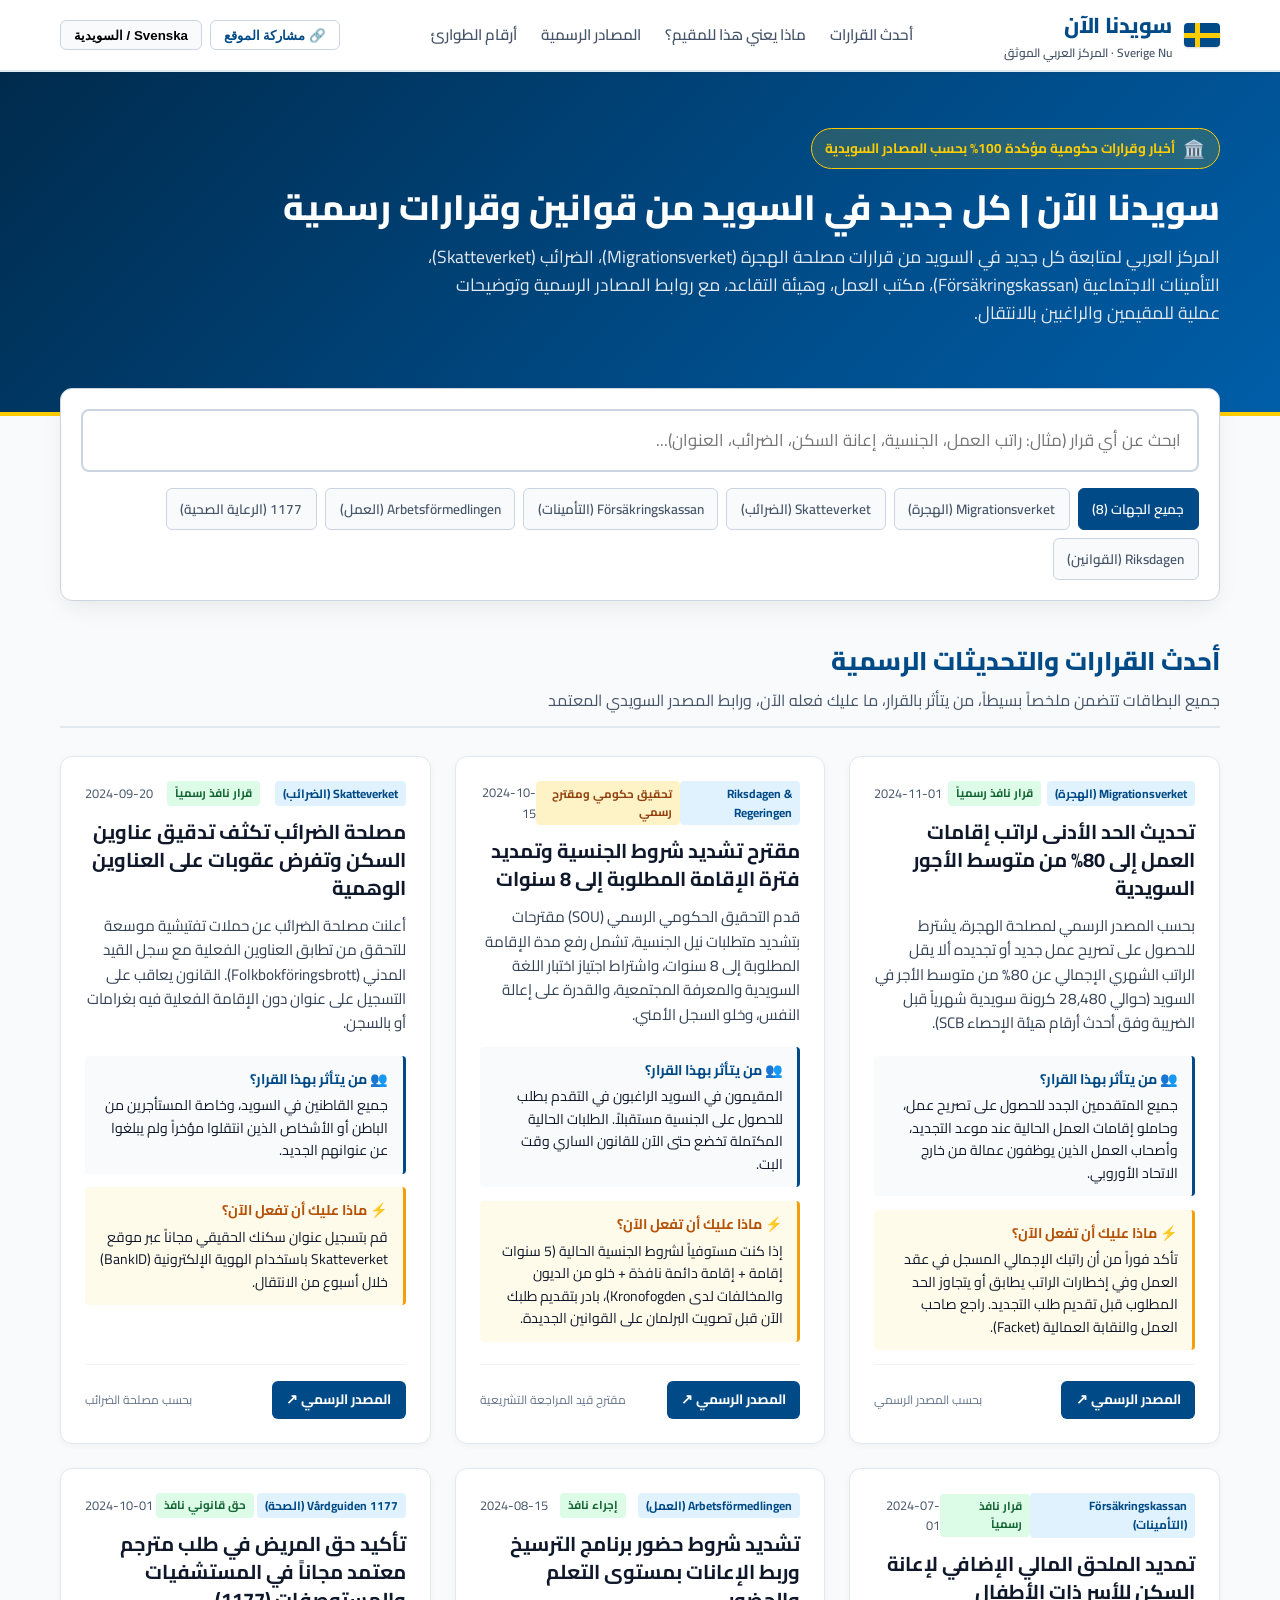
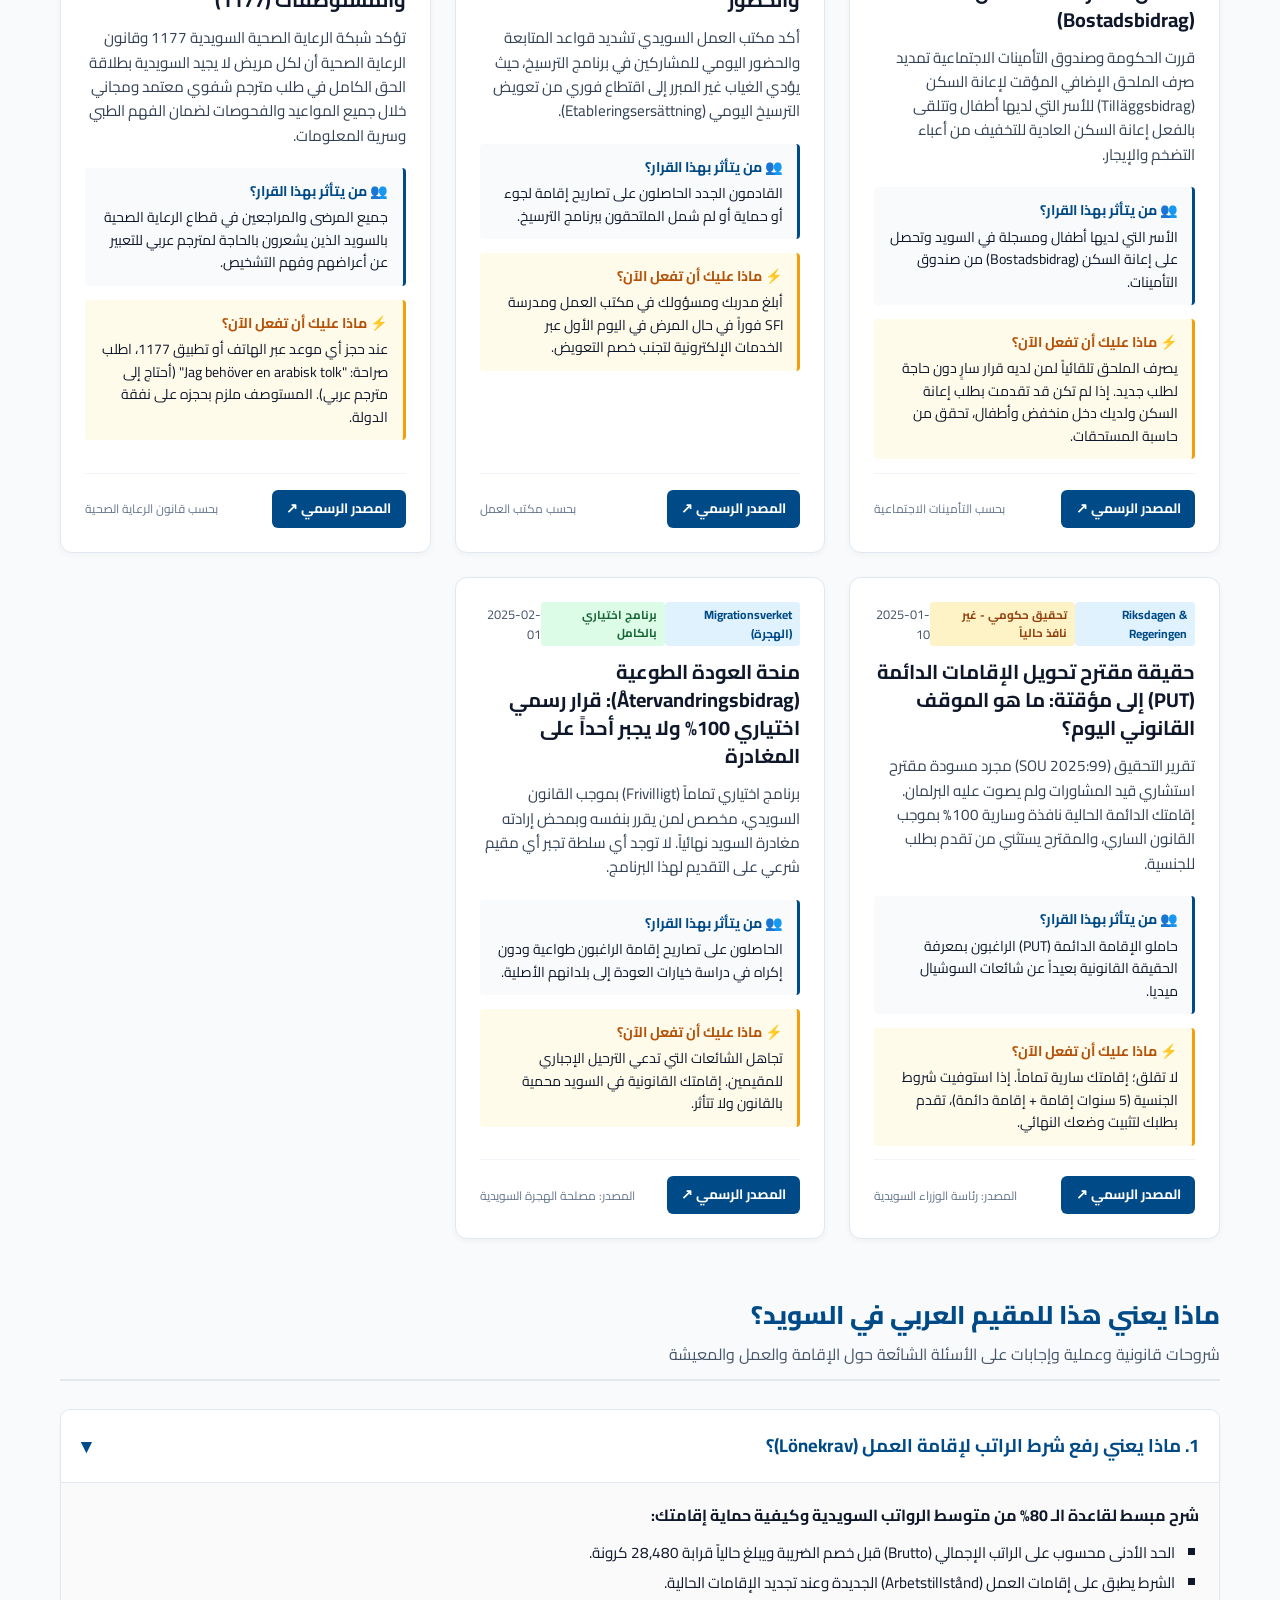
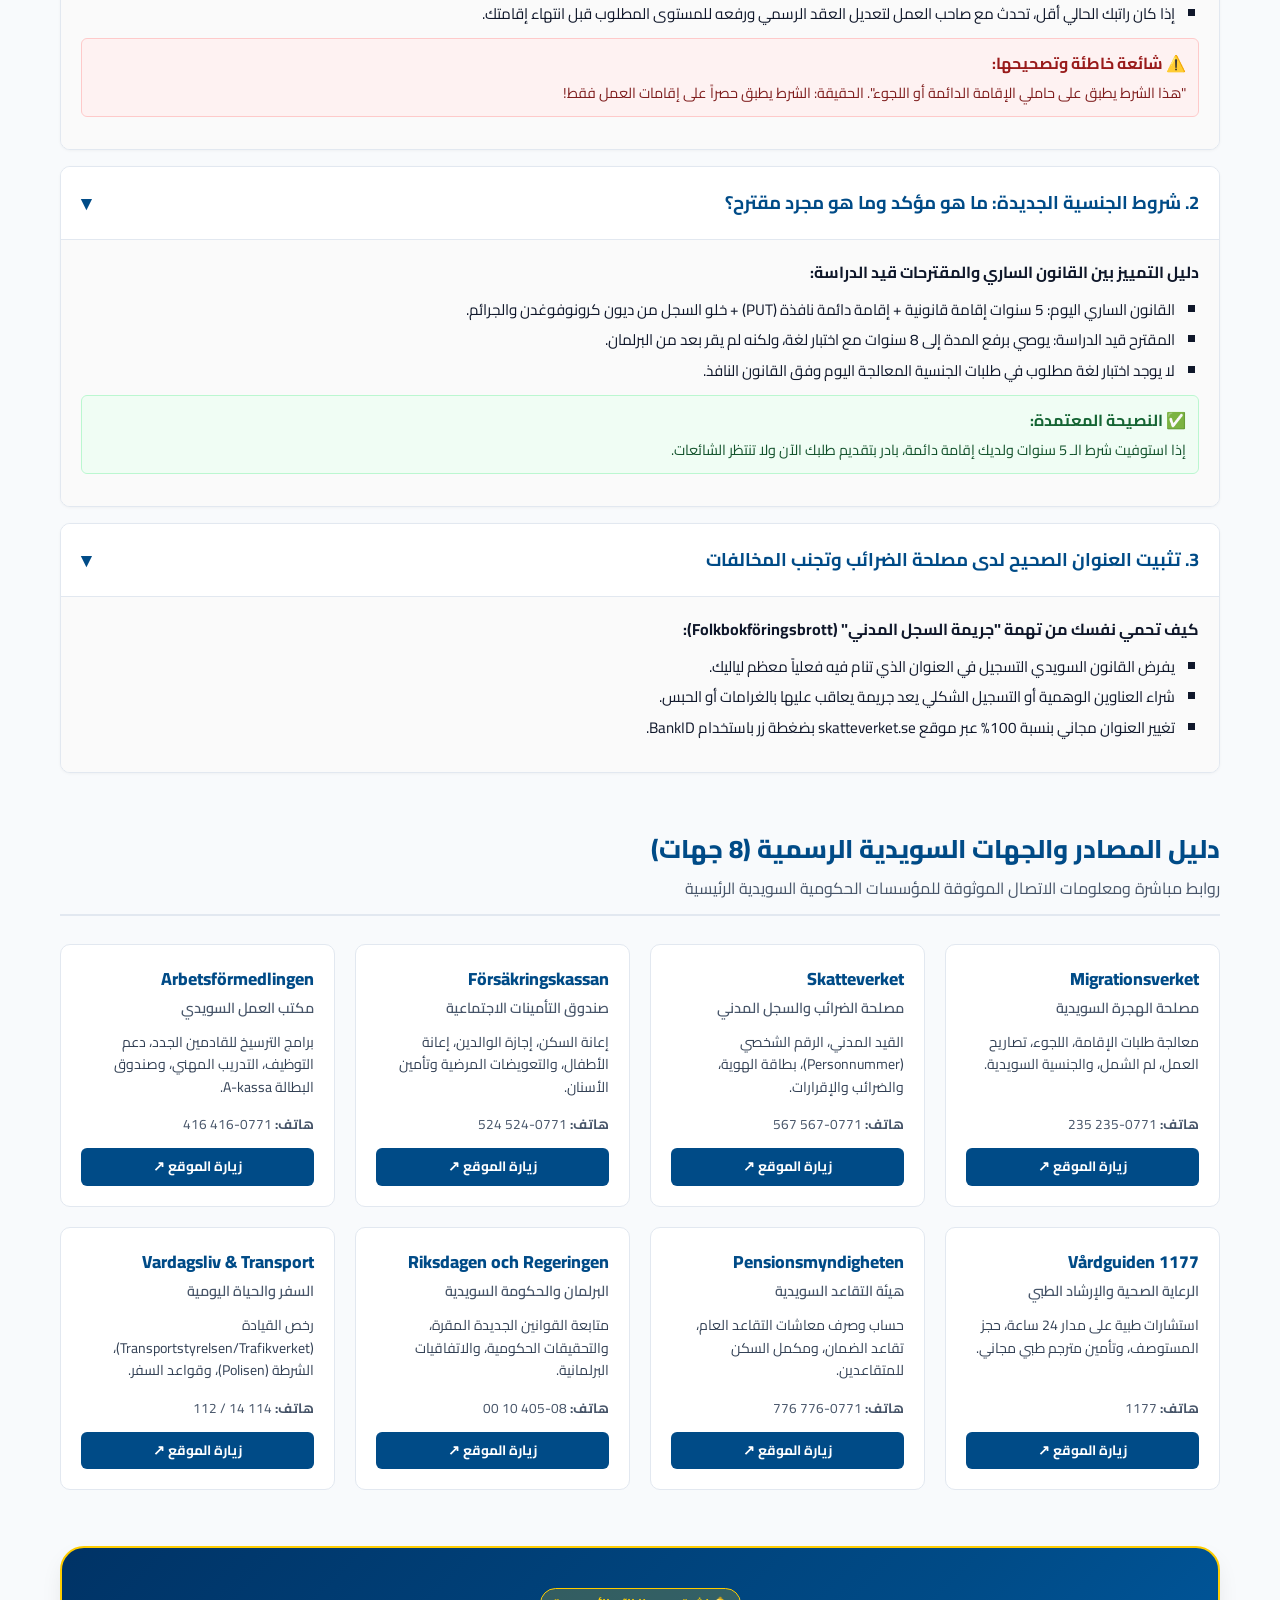
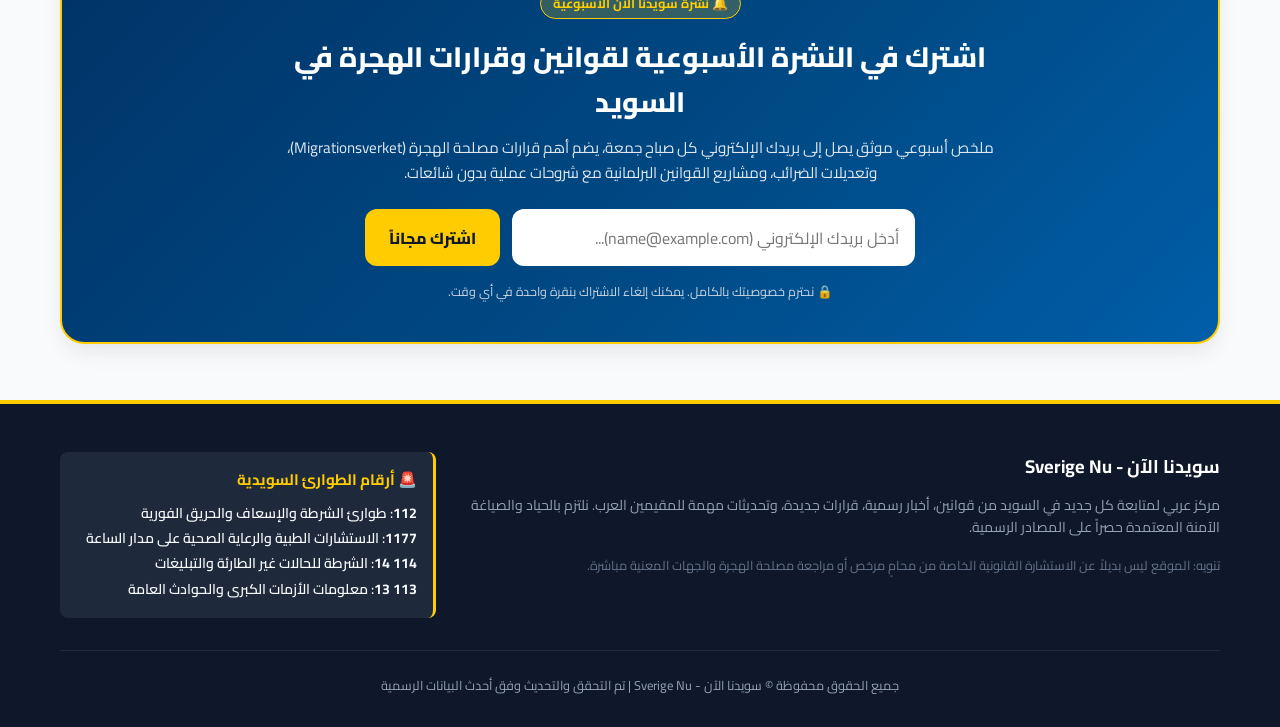
<file: public/sweden-now-singlefile.html>
<!DOCTYPE html>
<html lang="ar" dir="rtl">
<head>
  <meta charset="UTF-8">
  <meta name="viewport" content="width=device-width, initial-scale=1.0">
  <title>سويدنا الآن - Sverige Nu | دليل وتحديثات السويد الرسمية (ملف مستقل جاهز)</title>
  <meta name="description" content="المنصة العربية المعتمدة لمتابعة أحدث القوانين، القرارات الرسمية، وتحديثات مصلحة الهجرة، الضرائب، والتأمينات في السويد.">
  <link rel="preconnect" href="https://fonts.googleapis.com">
  <link rel="preconnect" href="https://fonts.gstatic.com" crossorigin>
  <link href="https://fonts.googleapis.com/css2?family=Cairo:wght@400;600;700;800&family=Plus+Jakarta+Sans:wght@400;600;700&display=swap" rel="stylesheet">
  <style>
    :root {
      --sweden-blue: #004B87;
      --sweden-blue-dark: #003366;
      --sweden-yellow: #FECC00;
      --sweden-yellow-dark: #D4A700;
      --bg-canvas: #f8fafc;
      --card-bg: #ffffff;
      --text-main: #0f172a;
      --text-muted: #475569;
      --border-color: #e2e8f0;
    }
    * { box-sizing: border-box; margin: 0; padding: 0; }
    body {
      font-family: 'Cairo', -apple-system, BlinkMacSystemFont, "Segoe UI", Roboto, sans-serif;
      background-color: var(--bg-canvas);
      color: var(--text-main);
      line-height: 1.6;
      text-rendering: optimizeLegibility;
      direction: rtl;
    }
    a { color: var(--sweden-blue); text-decoration: none; }
    a:hover { text-decoration: underline; }
    .container { max-width: 1200px; margin: 0 auto; padding: 0 1.25rem; }
    
    /* Top Bar */
    .topbar {
      background: #ffffff;
      border-bottom: 2px solid #e2e8f0;
      position: sticky;
      top: 0;
      z-index: 50;
      box-shadow: 0 1px 3px rgba(0,0,0,0.05);
    }
    .topbar-inner {
      display: flex;
      align-items: center;
      justify-content: space-between;
      height: 70px;
    }
    .brand-box {
      display: flex;
      align-items: center;
      gap: 0.75rem;
    }
    .flag-emblem {
      width: 36px;
      height: 24px;
      background: var(--sweden-blue);
      border-radius: 4px;
      position: relative;
      overflow: hidden;
      flex-shrink: 0;
      box-shadow: 0 1px 2px rgba(0,0,0,0.15);
    }
    .flag-cross-v {
      position: absolute;
      left: 11px;
      top: 0;
      width: 5px;
      height: 100%;
      background: var(--sweden-yellow);
    }
    .flag-cross-h {
      position: absolute;
      top: 10px;
      left: 0;
      width: 100%;
      height: 5px;
      background: var(--sweden-yellow);
    }
    .brand-title {
      font-size: 1.35rem;
      font-weight: 800;
      color: var(--sweden-blue);
      letter-spacing: -0.02em;
    }
    .brand-sub {
      font-size: 0.75rem;
      color: var(--text-muted);
      font-weight: 600;
    }
    .nav-links {
      display: flex;
      gap: 1.5rem;
      font-size: 0.95rem;
      font-weight: 600;
    }
    .nav-links a { color: var(--text-muted); }
    .nav-links a:hover { color: var(--sweden-blue); text-decoration: none; }
    
    /* Hero */
    .hero {
      background: linear-gradient(135deg, #002b4d 0%, #004B87 60%, #005ea8 100%);
      color: #ffffff;
      padding: 3.5rem 0;
      position: relative;
      overflow: hidden;
      border-bottom: 4px solid var(--sweden-yellow);
    }
    .hero h1 {
      font-size: 2.2rem;
      font-weight: 800;
      margin-bottom: 0.75rem;
      line-height: 1.3;
    }
    .hero p {
      font-size: 1.1rem;
      color: #e2e8f0;
      max-width: 800px;
      margin-bottom: 1.75rem;
    }
    .safe-badge {
      display: inline-flex;
      align-items: center;
      gap: 0.5rem;
      background: rgba(254, 204, 0, 0.15);
      border: 1px solid var(--sweden-yellow);
      color: var(--sweden-yellow);
      padding: 0.35rem 0.85rem;
      border-radius: 9999px;
      font-size: 0.85rem;
      font-weight: 700;
      margin-bottom: 1rem;
    }

    /* Search & Filter Box */
    .search-section {
      margin-top: -1.75rem;
      margin-bottom: 2.5rem;
      position: relative;
      z-index: 20;
    }
    .search-card {
      background: #ffffff;
      border: 1px solid #cbd5e1;
      border-radius: 12px;
      padding: 1.25rem;
      box-shadow: 0 10px 25px -5px rgba(0, 0, 0, 0.08);
    }
    .search-input-wrapper {
      position: relative;
      margin-bottom: 1rem;
    }
    .search-input {
      width: 100%;
      padding: 0.85rem 1rem;
      border: 2px solid #cbd5e1;
      border-radius: 8px;
      font-size: 1.05rem;
      font-family: inherit;
      outline: none;
      transition: border-color 0.2s;
    }
    .search-input:focus {
      border-color: var(--sweden-blue);
      box-shadow: 0 0 0 3px rgba(0, 75, 135, 0.15);
    }
    .filter-row {
      display: flex;
      flex-wrap: wrap;
      gap: 0.5rem;
      align-items: center;
    }
    .filter-btn {
      padding: 0.45rem 0.85rem;
      font-size: 0.85rem;
      font-weight: 600;
      border-radius: 6px;
      border: 1px solid #cbd5e1;
      background: #f8fafc;
      color: var(--text-muted);
      cursor: pointer;
      font-family: inherit;
      transition: all 0.15s;
    }
    .filter-btn:hover {
      background: #e2e8f0;
      color: var(--text-main);
    }
    .filter-btn.active {
      background: var(--sweden-blue);
      color: #ffffff;
      border-color: var(--sweden-blue);
    }

    /* Grid of Cards */
    .news-grid {
      display: grid;
      grid-template-columns: repeat(auto-fill, minmax(360px, 1fr));
      gap: 1.5rem;
      margin-bottom: 3.5rem;
    }
    .card {
      background: #ffffff;
      border: 1px solid #e2e8f0;
      border-radius: 12px;
      padding: 1.5rem;
      box-shadow: 0 2px 6px rgba(0,0,0,0.04);
      display: flex;
      flex-direction: column;
      transition: transform 0.2s, box-shadow 0.2s;
      position: relative;
    }
    .card:hover {
      transform: translateY(-2px);
      box-shadow: 0 10px 20px -3px rgba(0,0,0,0.08);
      border-color: #cbd5e1;
    }
    .card-meta {
      display: flex;
      align-items: center;
      justify-content: space-between;
      margin-bottom: 0.75rem;
      font-size: 0.8rem;
      color: var(--text-muted);
    }
    .auth-badge {
      display: inline-block;
      font-size: 0.75rem;
      font-weight: 700;
      color: var(--sweden-blue);
      background: #e0f2fe;
      padding: 0.2rem 0.5rem;
      border-radius: 4px;
    }
    .status-badge {
      font-size: 0.72rem;
      font-weight: 700;
      padding: 0.2rem 0.5rem;
      border-radius: 4px;
      background: #f1f5f9;
      color: #334155;
    }
    .status-enacted { background: #dcfce7; color: #166534; }
    .status-under_review { background: #fef3c7; color: #92400e; }
    .card-title {
      font-size: 1.25rem;
      font-weight: 700;
      color: var(--text-main);
      margin-bottom: 0.75rem;
      line-height: 1.4;
    }
    .card-summary {
      font-size: 0.95rem;
      color: #334155;
      margin-bottom: 1.25rem;
      line-height: 1.6;
    }
    .card-box {
      background: #f8fafc;
      border-right: 3px solid var(--sweden-blue);
      padding: 0.75rem 0.9rem;
      border-radius: 4px;
      margin-bottom: 0.85rem;
      font-size: 0.88rem;
    }
    .card-box-label {
      font-weight: 700;
      color: var(--sweden-blue);
      margin-bottom: 0.25rem;
      display: block;
    }
    .card-actions {
      margin-top: auto;
      padding-top: 1rem;
      border-top: 1px solid #f1f5f9;
      display: flex;
      align-items: center;
      justify-content: space-between;
    }
    .official-btn {
      display: inline-flex;
      align-items: center;
      gap: 0.35rem;
      font-size: 0.85rem;
      font-weight: 700;
      color: #ffffff;
      background: var(--sweden-blue);
      padding: 0.5rem 0.9rem;
      border-radius: 6px;
      text-decoration: none;
      transition: background 0.15s;
    }
    .official-btn:hover {
      background: #003366;
      text-decoration: none;
    }
    
    /* Section Headers */
    .section-header {
      margin-bottom: 1.75rem;
      border-bottom: 2px solid #e2e8f0;
      padding-bottom: 0.75rem;
    }
    .section-title {
      font-size: 1.6rem;
      font-weight: 800;
      color: var(--sweden-blue);
      margin-bottom: 0.35rem;
    }
    .section-desc {
      font-size: 1rem;
      color: var(--text-muted);
    }
    
    /* Guides Accordion */
    .guides-list {
      display: flex;
      flex-direction: column;
      gap: 1rem;
      margin-bottom: 3.5rem;
    }
    .guide-item {
      background: #ffffff;
      border: 1px solid #e2e8f0;
      border-radius: 10px;
      overflow: hidden;
      box-shadow: 0 1px 3px rgba(0,0,0,0.04);
    }
    .guide-header {
      padding: 1.25rem;
      background: #ffffff;
      cursor: pointer;
      display: flex;
      align-items: center;
      justify-content: space-between;
      user-select: none;
    }
    .guide-header:hover { background: #f8fafc; }
    .guide-title {
      font-size: 1.15rem;
      font-weight: 700;
      color: var(--sweden-blue);
    }
    .guide-content {
      padding: 1.25rem;
      border-top: 1px solid #e2e8f0;
      background: #fafafa;
    }
    .points-list {
      list-style-type: square;
      padding-right: 1.5rem;
      margin: 0.75rem 0;
      font-size: 0.95rem;
    }
    .points-list li { margin-bottom: 0.4rem; }

    /* Authorities Directory */
    .authorities-grid {
      display: grid;
      grid-template-columns: repeat(auto-fill, minmax(270px, 1fr));
      gap: 1.25rem;
      margin-bottom: 3.5rem;
    }
    .authority-card {
      background: #ffffff;
      border: 1px solid #e2e8f0;
      border-radius: 10px;
      padding: 1.25rem;
      display: flex;
      flex-direction: column;
    }
    .authority-name-sv {
      font-size: 1.1rem;
      font-weight: 800;
      color: var(--sweden-blue);
      margin-bottom: 0.2rem;
    }
    .authority-name-ar {
      font-size: 0.9rem;
      font-weight: 600;
      color: var(--text-muted);
      margin-bottom: 0.75rem;
    }
    .authority-desc {
      font-size: 0.88rem;
      color: #334155;
      margin-bottom: 1rem;
      flex-grow: 1;
    }

    /* Footer */
    footer {
      background: #0f172a;
      color: #94a3b8;
      padding: 3rem 0 2rem;
      font-size: 0.88rem;
      margin-top: 3rem;
      border-top: 4px solid var(--sweden-yellow);
    }
    .footer-content {
      display: grid;
      grid-template-columns: 2fr 1fr;
      gap: 2rem;
      margin-bottom: 2rem;
    }
    .emergency-box {
      background: #1e293b;
      padding: 1rem;
      border-radius: 8px;
      border-right: 3px solid var(--sweden-yellow);
    }
    .emergency-title {
      color: var(--sweden-yellow);
      font-weight: 700;
      margin-bottom: 0.5rem;
      font-size: 0.95rem;
    }
    .emergency-nums { list-style: none; line-height: 1.8; color: #f8fafc; font-weight: 600; }
    
    @media (max-width: 768px) {
      .hero h1 { font-size: 1.6rem; }
      .news-grid { grid-template-columns: 1fr; }
      .footer-content { grid-template-columns: 1fr; }
      .nav-links { display: none; }
    }
  </style>
</head>
<body>

  <!-- Top Bar -->
  <header class="topbar">
    <div class="container topbar-inner">
      <div class="brand-box">
        <div class="flag-emblem" aria-hidden="true">
          <div class="flag-cross-v"></div>
          <div class="flag-cross-h"></div>
        </div>
        <div>
          <div class="brand-title">سويدنا الآن</div>
          <div class="brand-sub">Sverige Nu · المركز العربي الموثق</div>
        </div>
      </div>
      <nav class="nav-links">
        <a href="#updates">أحدث القرارات</a>
        <a href="#guides">ماذا يعني هذا للمقيم؟</a>
        <a href="#authorities">المصادر الرسمية</a>
        <a href="#emergency">أرقام الطوارئ</a>
      </nav>
      <div style="display: flex; align-items: center; gap: 0.5rem;">
        <button onclick="shareSite()" id="shareSiteBtn" style="padding: 0.4rem 0.8rem; font-weight: bold; border-radius: 6px; border: 1px solid #cbd5e1; background: #ffffff; color: #004B87; cursor: pointer;">
          🔗 مشاركة الموقع
        </button>
        <button onclick="toggleLang()" id="langToggleBtn" style="padding: 0.4rem 0.8rem; font-weight: bold; border-radius: 6px; border: 1px solid #cbd5e1; background: #f8fafc; cursor: pointer;">
          Svenska / السويدية
        </button>
      </div>
    </div>
  </header>

  <!-- Hero Section -->
  <section class="hero">
    <div class="container">
      <div class="safe-badge">
        <span style="font-size:1.1rem;">🏛️</span>
        <span>أخبار وقرارات حكومية مؤكدة 100% بحسب المصادر السويدية</span>
      </div>
      <h1>سويدنا الآن | كل جديد في السويد من قوانين وقرارات رسمية</h1>
      <p>
        المركز العربي لمتابعة كل جديد في السويد من قرارات مصلحة الهجرة (Migrationsverket)، الضرائب (Skatteverket)، التأمينات الاجتماعية (Försäkringskassan)، مكتب العمل، وهيئة التقاعد، مع روابط المصادر الرسمية وتوضيحات عملية للمقيمين والراغبين بالانتقال.
      </p>
    </div>
  </section>

  <!-- Search & Filter Area -->
  <main class="container">
    <div class="search-section">
      <div class="search-card">
        <div class="search-input-wrapper">
          <input 
            type="text" 
            id="searchInput" 
            class="search-input" 
            placeholder="ابحث عن أي قرار (مثال: راتب العمل، الجنسية، إعانة السكن، الضرائب، العنوان)..."
            oninput="filterArticles()"
          >
        </div>
        <div class="filter-row" id="filterContainer">
          <button class="filter-btn active" onclick="setAuthorityFilter('all')">جميع الجهات (8)</button>
          <button class="filter-btn" onclick="setAuthorityFilter('migrationsverket')">Migrationsverket (الهجرة)</button>
          <button class="filter-btn" onclick="setAuthorityFilter('skatteverket')">Skatteverket (الضرائب)</button>
          <button class="filter-btn" onclick="setAuthorityFilter('forsakringskassan')">Försäkringskassan (التأمينات)</button>
          <button class="filter-btn" onclick="setAuthorityFilter('arbetsformedlingen')">Arbetsförmedlingen (العمل)</button>
          <button class="filter-btn" onclick="setAuthorityFilter('1177')">1177 (الرعاية الصحية)</button>
          <button class="filter-btn" onclick="setAuthorityFilter('regeringen_riksdagen')">Riksdagen (القوانين)</button>
        </div>
      </div>
    </div>

    <!-- Official Updates Section -->
    <div id="updates" class="section-header">
      <h2 class="section-title">أحدث القرارات والتحديثات الرسمية</h2>
      <p class="section-desc">جميع البطاقات تتضمن ملخصاً بسيطاً، من يتأثر بالقرار، ما عليك فعله الآن، ورابط المصدر السويدي المعتمد</p>
    </div>

    <div class="news-grid" id="newsGrid">
      
      <!-- Card 1 -->
      <article class="card" data-authority="migrationsverket" data-title="تحديث الحد الأدنى لراتب إقامات العمل إلى 80% من متوسط الأجور السويدية" data-summary="مصلحة الهجرة السويدية شرط الراتب الجديد 28480 كرونة شهرياً إقامات العمل">
        <div class="card-meta">
          <span class="auth-badge">Migrationsverket (الهجرة)</span>
          <span class="status-badge status-enacted">قرار نافذ رسمياً</span>
          <span>2024-11-01</span>
        </div>
        <h3 class="card-title">تحديث الحد الأدنى لراتب إقامات العمل إلى 80% من متوسط الأجور السويدية</h3>
        <p class="card-summary">بحسب المصدر الرسمي لمصلحة الهجرة، يشترط للحصول على تصريح عمل جديد أو تجديده ألا يقل الراتب الشهري الإجمالي عن 80% من متوسط الأجر في السويد (حوالي 28,480 كرونة سويدية شهرياً قبل الضريبة وفق أحدث أرقام هيئة الإحصاء SCB).</p>
        <div class="card-box">
          <span class="card-box-label">👥 من يتأثر بهذا القرار؟</span>
          <p>جميع المتقدمين الجدد للحصول على تصريح عمل، وحاملو إقامات العمل الحالية عند موعد التجديد، وأصحاب العمل الذين يوظفون عمالة من خارج الاتحاد الأوروبي.</p>
        </div>
        <div class="card-box" style="border-color: #f59e0b; background: #fffbeb;">
          <span class="card-box-label" style="color: #b45309;">⚡ ماذا عليك أن تفعل الآن؟</span>
          <p>تأكد فوراً من أن راتبك الإجمالي المسجل في عقد العمل وفي إخطارات الراتب يطابق أو يتجاوز الحد المطلوب قبل تقديم طلب التجديد. راجع صاحب العمل والنقابة العمالية (Facket).</p>
        </div>
        <div class="card-actions">
          <a href="https://www.migrationsverket.se/Privatpersoner/Arbeta-i-Sverige/Krav-for-arbetstillstand.html" target="_blank" rel="noopener noreferrer" class="official-btn">
            المصدر الرسمي ↗
          </a>
          <span style="font-size: 0.75rem; color: #64748b;">بحسب المصدر الرسمي</span>
        </div>
      </article>

      <!-- Card 2 -->
      <article class="card" data-authority="regeringen_riksdagen" data-title="تطبيق التعديلات المشددة على شروط الجنسية السويدية ومقترح تمديد فترة الإقامة إلى 8 سنوات" data-summary="البرلمان والحكومة شروط الجنسية السويدية 8 سنوات اختبار لغة سويدية">
        <div class="card-meta">
          <span class="auth-badge">Riksdagen & Regeringen</span>
          <span class="status-badge status-under_review">تحقيق حكومي ومقترح رسمي</span>
          <span>2024-10-15</span>
        </div>
        <h3 class="card-title">مقترح تشديد شروط الجنسية وتمديد فترة الإقامة المطلوبة إلى 8 سنوات</h3>
        <p class="card-summary">قدم التحقيق الحكومي الرسمي (SOU) مقترحات بتشديد متطلبات نيل الجنسية، تشمل رفع مدة الإقامة المطلوبة إلى 8 سنوات، واشتراط اجتياز اختبار اللغة السويدية والمعرفة المجتمعية، والقدرة على إعالة النفس، وخلو السجل الأمني.</p>
        <div class="card-box">
          <span class="card-box-label">👥 من يتأثر بهذا القرار؟</span>
          <p>المقيمون في السويد الراغبون في التقدم بطلب للحصول على الجنسية مستقبلاً. الطلبات الحالية المكتملة تخضع حتى الآن للقانون الساري وقت البت.</p>
        </div>
        <div class="card-box" style="border-color: #f59e0b; background: #fffbeb;">
          <span class="card-box-label" style="color: #b45309;">⚡ ماذا عليك أن تفعل الآن؟</span>
          <p>إذا كنت مستوفياً لشروط الجنسية الحالية (5 سنوات إقامة + إقامة دائمة نافذة + خلو من الديون والمخالفات لدى Kronofogden)، بادر بتقديم طلبك الآن قبل تصويت البرلمان على القوانين الجديدة.</p>
        </div>
        <div class="card-actions">
          <a href="https://www.regeringen.se/regeringens-politik/migration-och-asyl/" target="_blank" rel="noopener noreferrer" class="official-btn">
            المصدر الرسمي ↗
          </a>
          <span style="font-size: 0.75rem; color: #64748b;">مقترح قيد المراجعة التشريعية</span>
        </div>
      </article>

      <!-- Card 3 -->
      <article class="card" data-authority="skatteverket" data-title="مصلحة الضرائب تكثف تدقيق عناوين السكن وتفرض عقوبات على العناوين الوهمية" data-summary="مصلحة الضرائب السجل المدني القيد عنوان السكن عقوبات">
        <div class="card-meta">
          <span class="auth-badge">Skatteverket (الضرائب)</span>
          <span class="status-badge status-enacted">قرار نافذ رسمياً</span>
          <span>2024-09-20</span>
        </div>
        <h3 class="card-title">مصلحة الضرائب تكثف تدقيق عناوين السكن وتفرض عقوبات على العناوين الوهمية</h3>
        <p class="card-summary">أعلنت مصلحة الضرائب عن حملات تفتيشية موسعة للتحقق من تطابق العناوين الفعلية مع سجل القيد المدني (Folkbokföringsbrott). القانون يعاقب على التسجيل على عنوان دون الإقامة الفعلية فيه بغرامات أو بالسجن.</p>
        <div class="card-box">
          <span class="card-box-label">👥 من يتأثر بهذا القرار؟</span>
          <p>جميع القاطنين في السويد، وخاصة المستأجرين من الباطن أو الأشخاص الذين انتقلوا مؤخراً ولم يبلغوا عن عنوانهم الجديد.</p>
        </div>
        <div class="card-box" style="border-color: #f59e0b; background: #fffbeb;">
          <span class="card-box-label" style="color: #b45309;">⚡ ماذا عليك أن تفعل الآن؟</span>
          <p>قم بتسجيل عنوان سكنك الحقيقي مجاناً عبر موقع Skatteverket باستخدام الهوية الإلكترونية (BankID) خلال أسبوع من الانتقال.</p>
        </div>
        <div class="card-actions">
          <a href="https://www.skatteverket.se" target="_blank" rel="noopener noreferrer" class="official-btn">
            المصدر الرسمي ↗
          </a>
          <span style="font-size: 0.75rem; color: #64748b;">بحسب مصلحة الضرائب</span>
        </div>
      </article>

      <!-- Card 4 -->
      <article class="card" data-authority="forsakringskassan" data-title="تمديد الملحق المالي الإضافي لإعانة السكن للأسر ذات الأطفال" data-summary="صندوق التأمينات الاجتماعية إعانة السكن الأطفال الأسر الدخل المحدود">
        <div class="card-meta">
          <span class="auth-badge">Försäkringskassan (التأمينات)</span>
          <span class="status-badge status-enacted">قرار نافذ رسمياً</span>
          <span>2024-07-01</span>
        </div>
        <h3 class="card-title">تمديد الملحق المالي الإضافي لإعانة السكن للأسر ذات الأطفال (Bostadsbidrag)</h3>
        <p class="card-summary">قررت الحكومة وصندوق التأمينات الاجتماعية تمديد صرف الملحق الإضافي المؤقت لإعانة السكن (Tilläggsbidrag) للأسر التي لديها أطفال وتتلقى بالفعل إعانة السكن العادية للتخفيف من أعباء التضخم والإيجار.</p>
        <div class="card-box">
          <span class="card-box-label">👥 من يتأثر بهذا القرار؟</span>
          <p>الأسر التي لديها أطفال ومسجلة في السويد وتحصل على إعانة السكن (Bostadsbidrag) من صندوق التأمينات.</p>
        </div>
        <div class="card-box" style="border-color: #f59e0b; background: #fffbeb;">
          <span class="card-box-label" style="color: #b45309;">⚡ ماذا عليك أن تفعل الآن؟</span>
          <p>يصرف الملحق تلقائياً لمن لديه قرار سارٍ دون حاجة لطلب جديد. إذا لم تكن قد تقدمت بطلب إعانة السكن ولديك دخل منخفض وأطفال، تحقق من حاسبة المستحقات.</p>
        </div>
        <div class="card-actions">
          <a href="https://www.forsakringskassan.se/privatperson/foralder/bostadsbidrag-till-barnfamiljer" target="_blank" rel="noopener noreferrer" class="official-btn">
            المصدر الرسمي ↗
          </a>
          <span style="font-size: 0.75rem; color: #64748b;">بحسب التأمينات الاجتماعية</span>
        </div>
      </article>

      <!-- Card 5 -->
      <article class="card" data-authority="arbetsformedlingen" data-title="تشديد شروط حضور برنامج الترسيخ وربط الإعانات بالحضور" data-summary="مكتب العمل السويدي برنامج الترسيخ تعلم اللغة الغياب تعويض الترسيخ">
        <div class="card-meta">
          <span class="auth-badge">Arbetsförmedlingen (العمل)</span>
          <span class="status-badge status-enacted">إجراء نافذ</span>
          <span>2024-08-15</span>
        </div>
        <h3 class="card-title">تشديد شروط حضور برنامج الترسيخ وربط الإعانات بمستوى التعلم والحضور</h3>
        <p class="card-summary">أكد مكتب العمل السويدي تشديد قواعد المتابعة والحضور اليومي للمشاركين في برنامج الترسيخ، حيث يؤدي الغياب غير المبرر إلى اقتطاع فوري من تعويض الترسيخ اليومي (Etableringsersättning).</p>
        <div class="card-box">
          <span class="card-box-label">👥 من يتأثر بهذا القرار؟</span>
          <p>القادمون الجدد الحاصلون على تصاريح إقامة لجوء أو حماية أو لم شمل الملتحقون ببرنامج الترسيخ.</p>
        </div>
        <div class="card-box" style="border-color: #f59e0b; background: #fffbeb;">
          <span class="card-box-label" style="color: #b45309;">⚡ ماذا عليك أن تفعل الآن؟</span>
          <p>أبلغ مدربك ومسؤولك في مكتب العمل ومدرسة SFI فوراً في حال المرض في اليوم الأول عبر الخدمات الإلكترونية لتجنب خصم التعويض.</p>
        </div>
        <div class="card-actions">
          <a href="https://arbetsformedlingen.se/for-arbetssokande/extra-stod/stod-a-o/etableringsprogrammet" target="_blank" rel="noopener noreferrer" class="official-btn">
            المصدر الرسمي ↗
          </a>
          <span style="font-size: 0.75rem; color: #64748b;">بحسب مكتب العمل</span>
        </div>
      </article>

      <!-- Card 6 -->
      <article class="card" data-authority="1177" data-title="تأكيد حق المريض في طلب مترجم معتمد مجاناً في المستشفيات والمستوصفات" data-summary="الرعاية الصحية 1177 مترجم طبي مجاني سقف العلاج فريكورت">
        <div class="card-meta">
          <span class="auth-badge">1177 Vårdguiden (الصحة)</span>
          <span class="status-badge status-enacted">حق قانوني نافذ</span>
          <span>2024-10-01</span>
        </div>
        <h3 class="card-title">تأكيد حق المريض في طلب مترجم معتمد مجاناً في المستشفيات والمستوصفات (1177)</h3>
        <p class="card-summary">تؤكد شبكة الرعاية الصحية السويدية 1177 وقانون الرعاية الصحية أن لكل مريض لا يجيد السويدية بطلاقة الحق الكامل في طلب مترجم شفوي معتمد ومجاني خلال جميع المواعيد والفحوصات لضمان الفهم الطبي وسرية المعلومات.</p>
        <div class="card-box">
          <span class="card-box-label">👥 من يتأثر بهذا القرار؟</span>
          <p>جميع المرضى والمراجعين في قطاع الرعاية الصحية بالسويد الذين يشعرون بالحاجة لمترجم عربي للتعبير عن أعراضهم وفهم التشخيص.</p>
        </div>
        <div class="card-box" style="border-color: #f59e0b; background: #fffbeb;">
          <span class="card-box-label" style="color: #b45309;">⚡ ماذا عليك أن تفعل الآن؟</span>
          <p>عند حجز أي موعد عبر الهاتف أو تطبيق 1177، اطلب صراحة: "Jag behöver en arabisk tolk" (أحتاج إلى مترجم عربي). المستوصف ملزم بحجزه على نفقة الدولة.</p>
        </div>
        <div class="card-actions">
          <a href="https://www.1177.se/sa-fungerar-varden/lagar-och-rattigheter/tolkning-till-ditt-sprak/" target="_blank" rel="noopener noreferrer" class="official-btn">
            المصدر الرسمي ↗
          </a>
          <span style="font-size: 0.75rem; color: #64748b;">بحسب قانون الرعاية الصحية</span>
        </div>
      </article>

      <!-- Card 7: PUT Rumor Buster -->
      <article class="card" data-authority="regeringen_riksdagen" data-title="حقيقة مقترح تحويل الإقامات الدائمة PUT إلى مؤقتة" data-summary="الإقامة الدائمة تحويل سحب الجنسية السويدية مقترح تحقيق">
        <div class="card-meta">
          <span class="auth-badge">Riksdagen & Regeringen</span>
          <span class="status-badge status-under_review">تحقيق حكومي - غير نافذ حالياً</span>
          <span>2025-01-10</span>
        </div>
        <h3 class="card-title">حقيقة مقترح تحويل الإقامات الدائمة (PUT) إلى مؤقتة: ما هو الموقف القانوني اليوم؟</h3>
        <p class="card-summary">تقرير التحقيق (SOU 2025:99) مجرد مسودة مقترح استشاري قيد المشاورات ولم يصوت عليه البرلمان. إقامتك الدائمة الحالية نافذة وسارية 100% بموجب القانون الساري، والمقترح يستثني من تقدم بطلب للجنسية.</p>
        <div class="card-box">
          <span class="card-box-label">👥 من يتأثر بهذا القرار؟</span>
          <p>حاملو الإقامة الدائمة (PUT) الراغبون بمعرفة الحقيقة القانونية بعيداً عن شائعات السوشيال ميديا.</p>
        </div>
        <div class="card-box" style="border-color: #f59e0b; background: #fffbeb;">
          <span class="card-box-label" style="color: #b45309;">⚡ ماذا عليك أن تفعل الآن؟</span>
          <p>لا تقلق؛ إقامتك سارية تماماً. إذا استوفيت شروط الجنسية (5 سنوات إقامة + إقامة دائمة)، تقدم بطلبك لتثبيت وضعك النهائي.</p>
        </div>
        <div class="card-actions">
          <a href="https://www.regeringen.se/regeringens-politik/migration-och-asyl/" target="_blank" rel="noopener noreferrer" class="official-btn">
            المصدر الرسمي ↗
          </a>
          <span style="font-size: 0.75rem; color: #64748b;">المصدر: رئاسة الوزراء السويدية</span>
        </div>
      </article>

      <!-- Card 8: Återvandring Rumor Buster -->
      <article class="card" data-authority="migrationsverket" data-title="منحة العودة الطوعية Återvandringsbidrag اختياري تماما" data-summary="منحة العودة الطوعية ترحيل إجباري الهجرة طوعي اختياري">
        <div class="card-meta">
          <span class="auth-badge">Migrationsverket (الهجرة)</span>
          <span class="status-badge status-enacted">برنامج اختياري بالكامل</span>
          <span>2025-02-01</span>
        </div>
        <h3 class="card-title">منحة العودة الطوعية (Återvandringsbidrag): قرار رسمي اختياري 100% ولا يجبر أحداً على المغادرة</h3>
        <p class="card-summary">برنامج اختياري تماماً (Frivilligt) بموجب القانون السويدي، مخصص لمن يقرر بنفسه وبمحض إرادته مغادرة السويد نهائياً. لا توجد أي سلطة تجبر أي مقيم شرعي على التقديم لهذا البرنامج.</p>
        <div class="card-box">
          <span class="card-box-label">👥 من يتأثر بهذا القرار؟</span>
          <p>الحاصلون على تصاريح إقامة الراغبون طواعية ودون إكراه في دراسة خيارات العودة إلى بلدانهم الأصلية.</p>
        </div>
        <div class="card-box" style="border-color: #f59e0b; background: #fffbeb;">
          <span class="card-box-label" style="color: #b45309;">⚡ ماذا عليك أن تفعل الآن؟</span>
          <p>تجاهل الشائعات التي تدعي الترحيل الإجباري للمقيمين. إقامتك القانونية في السويد محمية بالقانون ولا تتأثر.</p>
        </div>
        <div class="card-actions">
          <a href="https://www.migrationsverket.se/Privatpersoner/Skydd-och-asyl-i-Sverige.html" target="_blank" rel="noopener noreferrer" class="official-btn">
            المصدر الرسمي ↗
          </a>
          <span style="font-size: 0.75rem; color: #64748b;">المصدر: مصلحة الهجرة السويدية</span>
        </div>
      </article>

    </div>

    <!-- Special Section: What this means for Arab residents -->
    <div id="guides" class="section-header">
      <h2 class="section-title">ماذا يعني هذا للمقيم العربي في السويد؟</h2>
      <p class="section-desc">شروحات قانونية وعملية وإجابات على الأسئلة الشائعة حول الإقامة والعمل والمعيشة</p>
    </div>

    <div class="guides-list">
      
      <div class="guide-item">
        <div class="guide-header" onclick="toggleGuide('g-1')">
          <h3 class="guide-title">1. ماذا يعني رفع شرط الراتب لإقامة العمل (Lönekrav)؟</h3>
          <span style="font-size: 1.25rem; font-weight: bold; color: var(--sweden-blue);">▾</span>
        </div>
        <div class="guide-content" id="g-1">
          <p style="font-weight: bold; margin-bottom: 0.5rem;">شرح مبسط لقاعدة الـ 80% من متوسط الرواتب السويدية وكيفية حماية إقامتك:</p>
          <ul class="points-list">
            <li>الحد الأدنى محسوب على الراتب الإجمالي (Brutto) قبل خصم الضريبة ويبلغ حالياً قرابة 28,480 كرونة.</li>
            <li>الشرط يطبق على إقامات العمل (Arbetstillstånd) الجديدة وعند تجديد الإقامات الحالية.</li>
            <li>إذا كان راتبك الحالي أقل، تحدث مع صاحب العمل لتعديل العقد الرسمي ورفعه للمستوى المطلوب قبل انتهاء إقامتك.</li>
          </ul>
          <div style="background: #fef2f2; border: 1px solid #fecaca; padding: 0.75rem; border-radius: 6px; margin: 0.75rem 0;">
            <strong style="color: #991b1b;">⚠️ شائعة خاطئة وتصحيحها:</strong>
            <p style="color: #7f1d1d; font-size: 0.9rem; margin-top: 0.25rem;">
              "هذا الشرط يطبق على حاملي الإقامة الدائمة أو اللجوء". الحقيقة: الشرط يطبق حصراً على إقامات العمل فقط!
            </p>
          </div>
        </div>
      </div>

      <div class="guide-item">
        <div class="guide-header" onclick="toggleGuide('g-2')">
          <h3 class="guide-title">2. شروط الجنسية الجديدة: ما هو مؤكد وما هو مجرد مقترح؟</h3>
          <span style="font-size: 1.25rem; font-weight: bold; color: var(--sweden-blue);">▾</span>
        </div>
        <div class="guide-content" id="g-2">
          <p style="font-weight: bold; margin-bottom: 0.5rem;">دليل التمييز بين القانون الساري والمقترحات قيد الدراسة:</p>
          <ul class="points-list">
            <li>القانون الساري اليوم: 5 سنوات إقامة قانونية + إقامة دائمة نافذة (PUT) + خلو السجل من ديون كرونوفوغدن والجرائم.</li>
            <li>المقترح قيد الدراسة: يوصي برفع المدة إلى 8 سنوات مع اختبار لغة، ولكنه لم يقر بعد من البرلمان.</li>
            <li>لا يوجد اختبار لغة مطلوب في طلبات الجنسية المعالجة اليوم وفق القانون النافذ.</li>
          </ul>
          <div style="background: #f0fdf4; border: 1px solid #bbf7d0; padding: 0.75rem; border-radius: 6px; margin: 0.75rem 0;">
            <strong style="color: #166534;">✅ النصيحة المعتمدة:</strong>
            <p style="color: #14532d; font-size: 0.9rem; margin-top: 0.25rem;">
              إذا استوفيت شرط الـ 5 سنوات ولديك إقامة دائمة، بادر بتقديم طلبك الآن ولا تنتظر الشائعات.
            </p>
          </div>
        </div>
      </div>

      <div class="guide-item">
        <div class="guide-header" onclick="toggleGuide('g-3')">
          <h3 class="guide-title">3. تثبيت العنوان الصحيح لدى مصلحة الضرائب وتجنب المخالفات</h3>
          <span style="font-size: 1.25rem; font-weight: bold; color: var(--sweden-blue);">▾</span>
        </div>
        <div class="guide-content" id="g-3">
          <p style="font-weight: bold; margin-bottom: 0.5rem;">كيف تحمي نفسك من تهمة "جريمة السجل المدني" (Folkbokföringsbrott):</p>
          <ul class="points-list">
            <li>يفرض القانون السويدي التسجيل في العنوان الذي تنام فيه فعلياً معظم لياليك.</li>
            <li>شراء العناوين الوهمية أو التسجيل الشكلي يعد جريمة يعاقب عليها بالغرامات أو الحبس.</li>
            <li>تغيير العنوان مجاني بنسبة 100% عبر موقع skatteverket.se بضغطة زر باستخدام BankID.</li>
          </ul>
        </div>
      </div>

    </div>

    <!-- Official Authorities Directory -->
    <div id="authorities" class="section-header">
      <h2 class="section-title">دليل المصادر والجهات السويدية الرسمية (8 جهات)</h2>
      <p class="section-desc">روابط مباشرة ومعلومات الاتصال الموثوقة للمؤسسات الحكومية السويدية الرئيسية</p>
    </div>

    <div class="authorities-grid">
      <div class="authority-card">
        <div class="authority-name-sv">Migrationsverket</div>
        <div class="authority-name-ar">مصلحة الهجرة السويدية</div>
        <p class="authority-desc">معالجة طلبات الإقامة، اللجوء، تصاريح العمل، لم الشمل، والجنسية السويدية.</p>
        <div style="font-size: 0.85rem; color: #475569; margin-bottom: 0.75rem;"><strong>هاتف:</strong> 0771-235 235</div>
        <a href="https://www.migrationsverket.se" target="_blank" rel="noopener noreferrer" class="official-btn" style="text-align: center; justify-content: center;">زيارة الموقع ↗</a>
      </div>

      <div class="authority-card">
        <div class="authority-name-sv">Skatteverket</div>
        <div class="authority-name-ar">مصلحة الضرائب والسجل المدني</div>
        <p class="authority-desc">القيد المدني، الرقم الشخصي (Personnummer)، بطاقة الهوية، والضرائب والإقرارات.</p>
        <div style="font-size: 0.85rem; color: #475569; margin-bottom: 0.75rem;"><strong>هاتف:</strong> 0771-567 567</div>
        <a href="https://www.skatteverket.se" target="_blank" rel="noopener noreferrer" class="official-btn" style="text-align: center; justify-content: center;">زيارة الموقع ↗</a>
      </div>

      <div class="authority-card">
        <div class="authority-name-sv">Försäkringskassan</div>
        <div class="authority-name-ar">صندوق التأمينات الاجتماعية</div>
        <p class="authority-desc">إعانة السكن، إجازة الوالدين، إعانة الأطفال، والتعويضات المرضية وتأمين الأسنان.</p>
        <div style="font-size: 0.85rem; color: #475569; margin-bottom: 0.75rem;"><strong>هاتف:</strong> 0771-524 524</div>
        <a href="https://www.forsakringskassan.se" target="_blank" rel="noopener noreferrer" class="official-btn" style="text-align: center; justify-content: center;">زيارة الموقع ↗</a>
      </div>

      <div class="authority-card">
        <div class="authority-name-sv">Arbetsförmedlingen</div>
        <div class="authority-name-ar">مكتب العمل السويدي</div>
        <p class="authority-desc">برامج الترسيخ للقادمين الجدد، دعم التوظيف، التدريب المهني، وصندوق البطالة A-kassa.</p>
        <div style="font-size: 0.85rem; color: #475569; margin-bottom: 0.75rem;"><strong>هاتف:</strong> 0771-416 416</div>
        <a href="https://arbetsformedlingen.se" target="_blank" rel="noopener noreferrer" class="official-btn" style="text-align: center; justify-content: center;">زيارة الموقع ↗</a>
      </div>

      <div class="authority-card">
        <div class="authority-name-sv">1177 Vårdguiden</div>
        <div class="authority-name-ar">الرعاية الصحية والإرشاد الطبي</div>
        <p class="authority-desc">استشارات طبية على مدار 24 ساعة، حجز المستوصف، وتأمين مترجم طبي مجاني.</p>
        <div style="font-size: 0.85rem; color: #475569; margin-bottom: 0.75rem;"><strong>هاتف:</strong> 1177</div>
        <a href="https://www.1177.se" target="_blank" rel="noopener noreferrer" class="official-btn" style="text-align: center; justify-content: center;">زيارة الموقع ↗</a>
      </div>

      <div class="authority-card">
        <div class="authority-name-sv">Pensionsmyndigheten</div>
        <div class="authority-name-ar">هيئة التقاعد السويدية</div>
        <p class="authority-desc">حساب وصرف معاشات التقاعد العام، تقاعد الضمان، ومكمل السكن للمتقاعدين.</p>
        <div style="font-size: 0.85rem; color: #475569; margin-bottom: 0.75rem;"><strong>هاتف:</strong> 0771-776 776</div>
        <a href="https://www.pensionsmyndigheten.se" target="_blank" rel="noopener noreferrer" class="official-btn" style="text-align: center; justify-content: center;">زيارة الموقع ↗</a>
      </div>

      <div class="authority-card">
        <div class="authority-name-sv">Riksdagen och Regeringen</div>
        <div class="authority-name-ar">البرلمان والحكومة السويدية</div>
        <p class="authority-desc">متابعة القوانين الجديدة المقرة، والتحقيقات الحكومية، والاتفاقيات البرلمانية.</p>
        <div style="font-size: 0.85rem; color: #475569; margin-bottom: 0.75rem;"><strong>هاتف:</strong> 08-405 10 00</div>
        <a href="https://www.regeringen.se" target="_blank" rel="noopener noreferrer" class="official-btn" style="text-align: center; justify-content: center;">زيارة الموقع ↗</a>
      </div>

      <div class="authority-card">
        <div class="authority-name-sv">Vardagsliv & Transport</div>
        <div class="authority-name-ar">السفر والحياة اليومية</div>
        <p class="authority-desc">رخص القيادة (Transportstyrelsen/Trafikverket)، الشرطة (Polisen)، وقواعد السفر.</p>
        <div style="font-size: 0.85rem; color: #475569; margin-bottom: 0.75rem;"><strong>هاتف:</strong> 114 14 / 112</div>
        <a href="https://polisen.se" target="_blank" rel="noopener noreferrer" class="official-btn" style="text-align: center; justify-content: center;">زيارة الموقع ↗</a>
      </div>
    </div>

    <!-- Newsletter Signup Section -->
    <div id="newsletter-section" style="margin: 3.5rem 0; background: linear-gradient(135deg, #003366 0%, #004B87 60%, #005ea8 100%); color: #ffffff; padding: 2.5rem; border-radius: 1.5rem; border: 2px solid #FECC00; box-shadow: 0 10px 25px -5px rgba(0,0,0,0.1);">
      <div style="max-width: 750px; margin: 0 auto; text-align: center;">
        <span style="display: inline-block; padding: 0.25rem 0.75rem; background: rgba(254, 204, 0, 0.2); border: 1px solid #FECC00; color: #FECC00; font-size: 0.8rem; font-weight: 700; border-radius: 9999px; margin-bottom: 1rem;">
          🔔 نشرة سويدنا الآن الأسبوعية
        </span>
        <h2 style="font-size: 1.75rem; font-weight: 800; margin-bottom: 0.75rem;">
          اشترك في النشرة الأسبوعية لقوانين وقرارات الهجرة في السويد
        </h2>
        <p style="font-size: 0.95rem; color: #e2e8f0; margin-bottom: 1.5rem; line-height: 1.6;">
          ملخص أسبوعي موثق يصل إلى بريدك الإلكتروني كل صباح جمعة، يضم أهم قرارات مصلحة الهجرة (Migrationsverket)، وتعديلات الضرائب، ومشاريع القوانين البرلمانية مع شروحات عملية بدون شائعات.
        </p>
        <form onsubmit="event.preventDefault(); alert('شكراً لاشتراكك في النشرة الأسبوعية لـ سويدنا الآن! ستصلك التحديثات كل صباح جمعة.');" style="display: flex; flex-wrap: wrap; gap: 0.75rem; justify-content: center; max-width: 550px; margin: 0 auto;">
          <input type="email" required placeholder="أدخل بريدك الإلكتروني (name@example.com)..." style="flex: 1; min-width: 250px; padding: 0.85rem 1rem; border-radius: 0.75rem; border: none; font-size: 1rem; outline: none; font-family: inherit;">
          <button type="submit" style="background: #FECC00; color: #0f172a; font-weight: 800; font-size: 1rem; padding: 0.85rem 1.5rem; border: none; border-radius: 0.75rem; cursor: pointer; font-family: inherit;">
            اشترك مجاناً
          </button>
        </form>
        <div style="font-size: 0.78rem; color: #cbd5e1; margin-top: 1rem;">
          🔒 نحترم خصوصيتك بالكامل. يمكنك إلغاء الاشتراك بنقرة واحدة في أي وقت.
        </div>
      </div>
    </div>
  </main>

  <!-- Footer -->
  <footer id="emergency">
    <div class="container">
      <div class="footer-content">
        <div>
          <h4 style="color: #ffffff; font-size: 1.15rem; font-weight: 700; margin-bottom: 0.75rem;">سويدنا الآن - Sverige Nu</h4>
          <p style="margin-bottom: 1rem; line-height: 1.6;">
            مركز عربي لمتابعة كل جديد في السويد من قوانين، أخبار رسمية، قرارات جديدة، وتحديثات مهمة للمقيمين العرب. نلتزم بالحياد والصياغة الآمنة المعتمدة حصراً على المصادر الرسمية.
          </p>
          <p style="color: #64748b; font-size: 0.8rem;">
            تنويه: الموقع ليس بديلاً عن الاستشارة القانونية الخاصة من محامٍ مرخص أو مراجعة مصلحة الهجرة والجهات المعنية مباشرة.
          </p>
        </div>
        <div class="emergency-box">
          <div class="emergency-title">🚨 أرقام الطوارئ السويدية</div>
          <ul class="emergency-nums">
            <li><strong>112</strong>: طوارئ الشرطة والإسعاف والحريق الفورية</li>
            <li><strong>1177</strong>: الاستشارات الطبية والرعاية الصحية على مدار الساعة</li>
            <li><strong>114 14</strong>: الشرطة للحالات غير الطارئة والتبليغات</li>
            <li><strong>113 13</strong>: معلومات الأزمات الكبرى والحوادث العامة</li>
          </ul>
        </div>
      </div>
      <div style="text-align: center; border-top: 1px solid #1e293b; padding-top: 1.5rem; font-size: 0.8rem;">
        جميع الحقوق محفوظة © سويدنا الآن - Sverige Nu | تم التحقق والتحديث وفق أحدث البيانات الرسمية
      </div>
    </div>
  </footer>

  <script>
    let currentAuthority = 'all';

    function setAuthorityFilter(authId) {
      currentAuthority = authId;
      const buttons = document.querySelectorAll('#filterContainer .filter-btn');
      buttons.forEach(btn => btn.classList.remove('active'));
      event.target.classList.add('active');
      filterArticles();
    }

    function filterArticles() {
      const query = (document.getElementById('searchInput').value || '').toLowerCase().trim();
      const cards = document.querySelectorAll('#newsGrid .card');

      cards.forEach(card => {
        const auth = card.getAttribute('data-authority');
        const title = card.getAttribute('data-title');
        const summary = card.getAttribute('data-summary');

        const matchesAuth = (currentAuthority === 'all' || auth === currentAuthority);
        const matchesQuery = (!query || title.includes(query) || summary.includes(query));

        if (matchesAuth && matchesQuery) {
          card.style.display = 'flex';
        } else {
          card.style.display = 'none';
        }
      });
    }

    function toggleGuide(id) {
      const el = document.getElementById(id);
      if (el) {
        el.style.display = el.style.display === 'none' ? 'block' : 'none';
      }
    }

    function toggleLang() {
      const isRtl = document.documentElement.dir === 'rtl';
      if (isRtl) {
        document.documentElement.dir = 'ltr';
        document.documentElement.lang = 'sv';
        document.getElementById('langToggleBtn').innerText = 'العربية / Arabic';
        document.getElementById('shareSiteBtn').innerText = '🔗 Dela webbplats';
      } else {
        document.documentElement.dir = 'rtl';
        document.documentElement.lang = 'ar';
        document.getElementById('langToggleBtn').innerText = 'Svenska / السويدية';
        document.getElementById('shareSiteBtn').innerText = '🔗 مشاركة الموقع';
      }
    }

    async function shareSite() {
      const shareData = {
        title: document.title,
        text: 'سويدنا الآن - Sverige Nu | دليل وتحديثات السويد الرسمية',
        url: window.location.href
      };
      if (navigator.share) {
        try {
          await navigator.share(shareData);
          return;
        } catch (e) {}
      }
      try {
        await navigator.clipboard.writeText(window.location.href);
        alert('تم نسخ رابط الموقع بنجاح!');
      } catch (e) {
        prompt('انسخ رابط الموقع:', window.location.href);
      }
    }
  </script>
</body>
</html>
</file>
